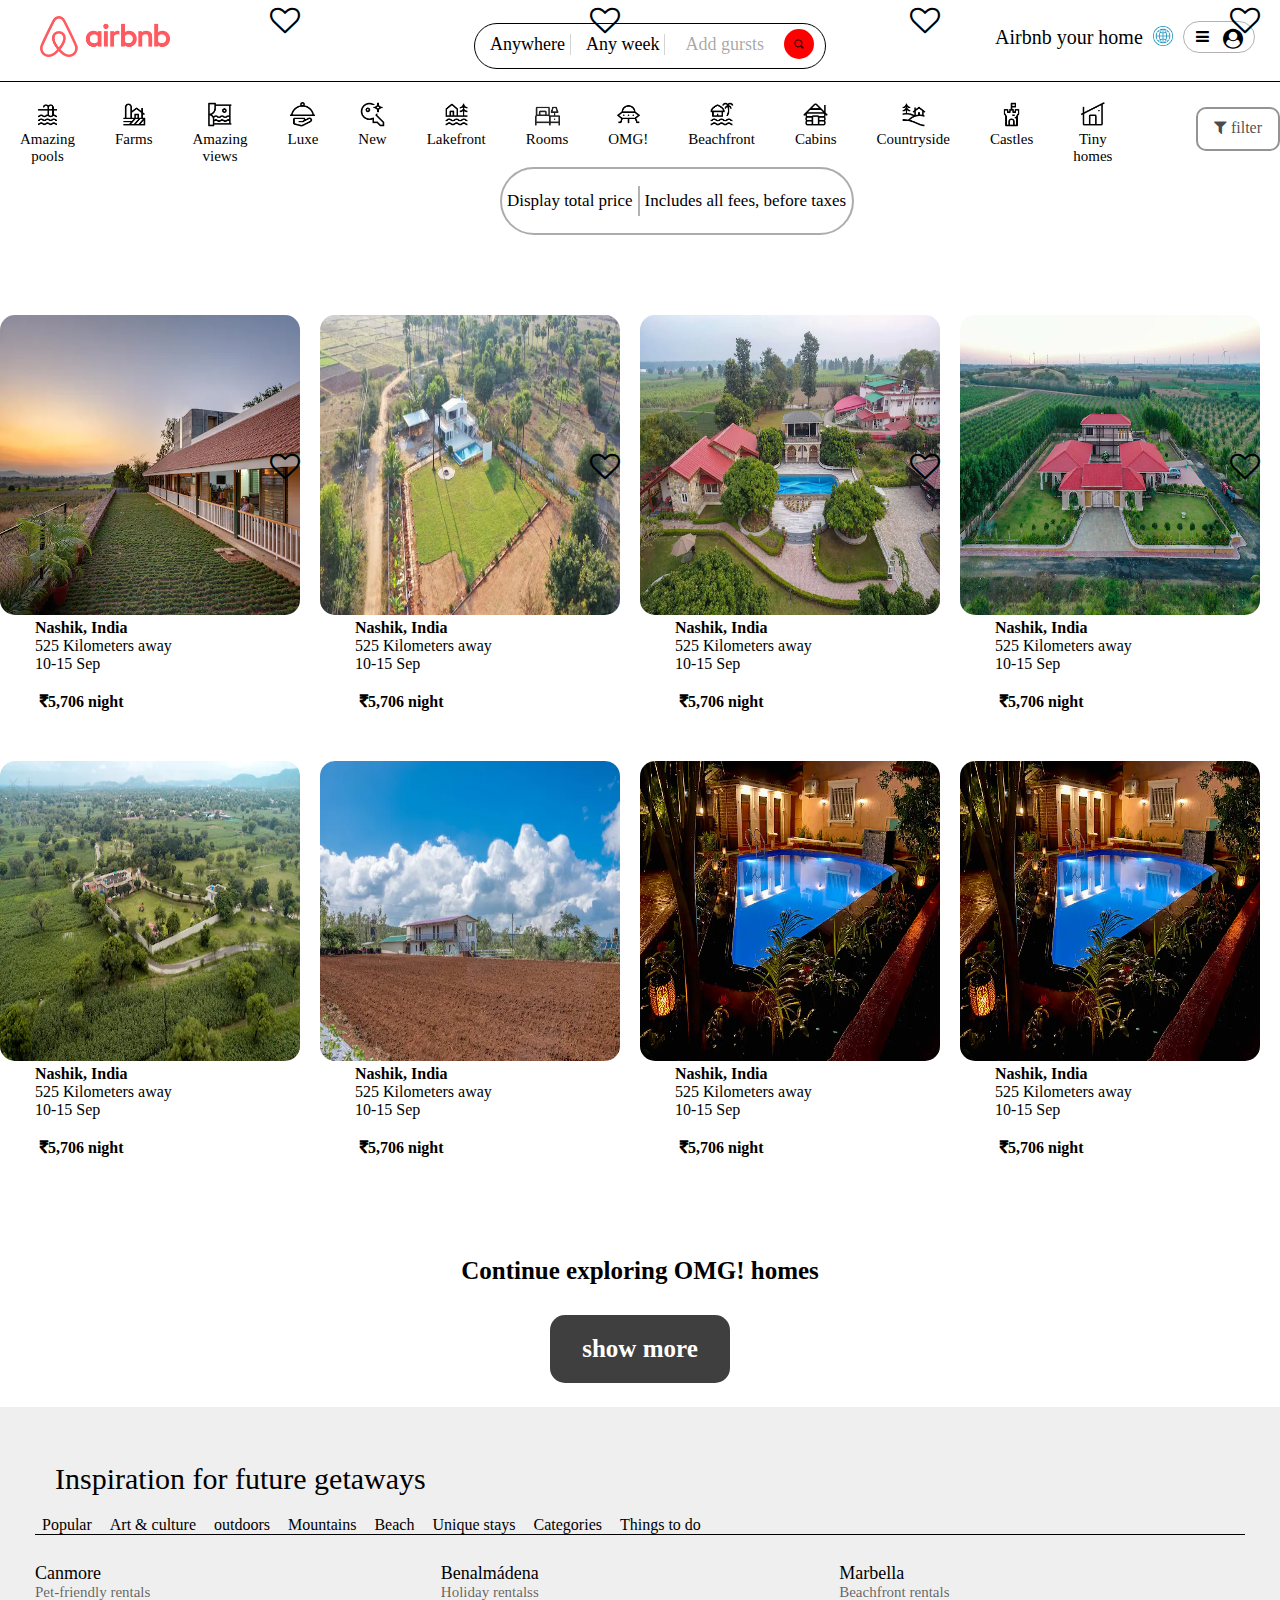
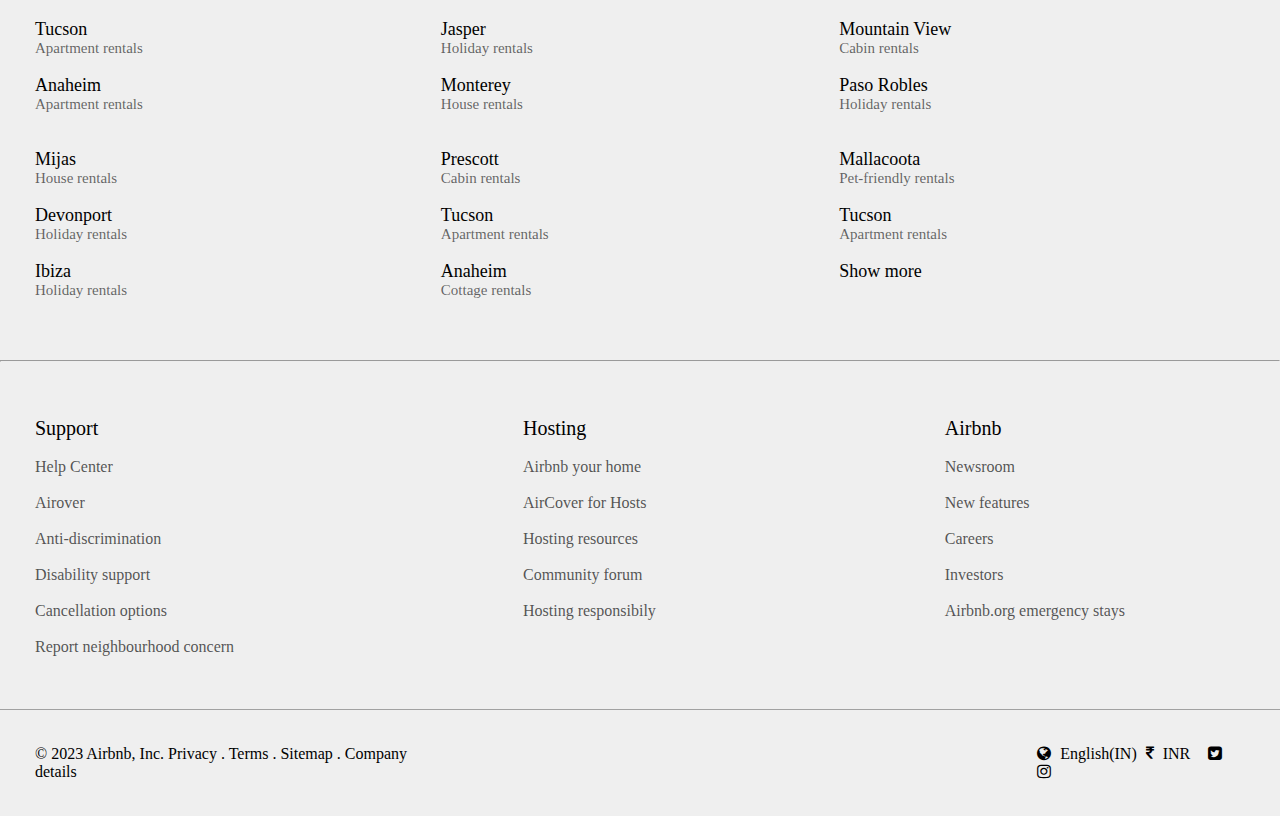
<file: index.html>
<!DOCTYPE html>
<html lang="en">

<head>
    <meta charset="UTF-8">
    <meta name="viewport" content="width=device-width, initial-scale=1.0">
    <title>airbnb.com</title>
    <link rel="stylesheet" href="airbnb.css">
    <link rel="stylesheet" href="https://cdnjs.cloudflare.com/ajax/libs/font-awesome/4.7.0/css/font-awesome.min.css">
</head>

<body class="body12">
    <div class="star">

        <ul class="bnb1">
            <li>
                <div class="bnblogo"> <a href="#"><img src="./img/Rp.png" alt=""> </a>
                </div>
            </li>
            <li>
                <a href="#" style="text-decoration: none;">
                    <div class="bnbcenter">

                        <p>Anywhere</p>
                        <p> Any week</p>
                        <p style="border: none; margin-left: 15px; color: rgba(59, 58, 58, 0.459);">Add gursts</p>
                        <div id="srchbnb">
                            <img src="./img/search-icon.png" alt="">
                        </div>
                    </div>
                </a>
            </li>

            <li>
                <a href="#" style="text-decoration: none;">
                    <div class="bnbint12">
                        <div class="bnbint">
                            <p>Airbnb your home </p>
                            <a href="#"><img src="./img/icon-web.png" alt="" width="20px"> </a>
                        </div>
                        <div class="bnbpro">
                            <a href="#"><i class="fa fa-bars" style="font-size: 15px;"></i></a>
                            <a href="#"><i class="fa fa-user-circle" style="font-size: 20px;"></i></a>
                        </div>
                    </div>
                </a>
            </li>

        </ul>

    </div>
    <div style="display: flex;   height: 85px; ">
        <div class="star1">
            <div style="text-align: center;  margin-left: 10px;">
                <a href="#" style="text-decoration:none; "> <img src="./img/1.jpg" alt="" width="25px">
                    <div style="font-size: 15px; color:black; ">Amazing pools</div>
                </a>
            </div>
            <div style="text-align: center; margin-left: 40px;">
                <a href="#" style="text-decoration:none;"> <img src="./img/2.jpg" alt="" width="25px">
                    <div style="font-size: 15px; color:black;">Farms</div>
                </a>
            </div>
            <div style="text-align: center; margin-left: 40px;">
                <a href="#" style="text-decoration:none;"> <img src="./img/3.jpg" alt="" width="25px">
                    <div style="font-size: 15px; color:black;">Amazing views</div>
                </a>
            </div>
            <div style="text-align: center; margin-left: 40px;">
                <a href="#" style="text-decoration:none;"> <img src="./img/4.jpg" alt="" width="25px">
                    <div style="font-size: 15px; color:black;">Luxe</div>
                </a>
            </div>
            <div style="text-align: center; margin-left: 40px;">
                <a href="#" style="text-decoration:none;"> <img src="./img/5.jpg" alt="" width="25px">
                    <div style="font-size: 15px; color:black;">New</div>
                </a>
            </div>
            <div style="text-align: center; margin-left: 40px;">
                <a href="#" style="text-decoration:none;"> <img src="./img/6.jpg" alt="" width="25px">
                    <div style="font-size: 15px; color:black;">Lakefront</div>
                </a>
            </div>
            <div style="text-align: center; margin-left: 40px;">
                <a href="#" style="text-decoration:none;"> <img src="./img/7.jpg" alt="" width="25px">
                    <div style="font-size: 15px; color:black;">Rooms</div>
                </a>
            </div>
            <div style="text-align: center; margin-left: 40px;">
                <a href="#" style="text-decoration:none;"> <img src="./img/8.jpg" alt="" width="25px">
                    <div style="font-size: 15px; color:black;"> OMG!</div>
                </a>
            </div>
            <div style="text-align: center; margin-left: 40px;">
                <a href="#" style="text-decoration:none;"> <img src="./img/9.jpg" alt="" width="25px">
                    <div style="font-size: 15px; color:black;">Beachfront</div>
                </a>
            </div>
            <div style="text-align: center; margin-left: 40px;">
                <a href="#" style="text-decoration:none;"> <img src="./img/10.jpg" alt="" width="25px">
                    <div style="font-size: 15px; color:black;">Cabins</div>
                </a>
            </div>
            <div style="text-align: center; margin-left: 40px;">
                <a href="#" style="text-decoration:none;"> <img src="./img/11.jpg" alt="" width="25px">
                    <div style="font-size: 15px; color:black;">Countryside</div>
                </a>
            </div>
            <div style="text-align: center; margin-left: 40px;">
                <a href="#" style="text-decoration:none;"> <img src="./img/12.jpg" alt="" width="25px">
                    <div style="font-size: 15px; color:black;">Castles</div>
                </a>
            </div>
            <div style="text-align: center; margin-left: 40px;">
                <a href="#" style="text-decoration:none;"> <img src="./img/13.jpg" alt="" width="25px">
                    <div style="font-size: 15px; color:black;">Tiny homes</div>
                </a>
            </div>
            <div style="text-align: center; margin-left: 40px;">
                <a href="#" style="text-decoration:none;"> <img src="./img/14.jpg" alt="" width="25px">
                    <div style="font-size: 15px; color:black;">Tropical</div>
                </a>
            </div>
            <div style="text-align: center; margin-left: 40px;">
                <a href="#" style="text-decoration:none;"> <img src="./img/15.jpg" alt="" width="25px">
                    <div style="font-size: 15px; color:black;">Treehouses</div>
                </a>
            </div>
            <div style="text-align: center; margin-left: 40px;">
                <a href="#" style="text-decoration:none;"> <img src="./img/16.jpg" alt="" width="25px">
                    <div style="font-size: 15px; color:black;">Trending</div>
                </a>
            </div>
            <div style="text-align: center; margin-left: 40px;">
                <a href="#" style="text-decoration:none;"> <img src="./img/17.jpg" alt="" width="25px">
                    <div style="font-size: 15px; color:black;">National parks</div>
                </a>
            </div>
            <div style="text-align: center; margin-left: 40px;">
                <a href="#" style="text-decoration:none;"> <img src="./img/18.jpg" alt="" width="25px">
                    <div style="font-size: 15px; color:black;">Degign</div>
                </a>
            </div>
            <div style="text-align: center; margin-left: 40px;">
                <a href="#" style="text-decoration:none;"> <img src="./img/19.jpg" alt="" width="25px">
                    <div style="font-size: 15px; color:black;">Camping</div>
                </a>
            </div>
            <div style="text-align: center; margin-left: 40px;">
                <a href="#" style="text-decoration:none;"> <img src="./img/20.jpg" alt="" width="25px">
                    <div style="font-size: 15px; color:black;">Historical homes</div>
                </a>
            </div>
            <div style="text-align: center; margin-left: 40px;">
                <a href="#" style="text-decoration:none;"> <img src="./img/21.jpg" alt="" width="25px">
                    <div style="font-size: 15px; color:black;">Iconic cities</div>
                </a>
            </div>
            <div style="text-align: center; margin-left: 40px;">
                <a href="#" style="text-decoration:none;"> <img src="./img/22.jpg" alt="" width="25px">
                    <div style="font-size: 15px; color:black;">Skiing</div>
                </a>
            </div>

        </div>
        <a href="#" style="text-decoration: none; color:rgba(15, 15, 15, 0.753)">
            <div class="filter">
                <div><i class="fa fa-filter"></i> filter</div>

            </div>
        </a>
    </div>
    <div class="star2">
        <div>
            <p style="border-right: 2px solid rgba(82, 81, 81, 0.445);">Display total price </p>
            <p>Includes all fees, before taxes </p>
        </div>


    </div>
    <div class="star3">

        <div>
            <input type="checkbox" id="mahi04" class="mahi23" hidden>
            <div class="division">
                <div style="border-bottom: 1px solid  rgba(83, 83, 83, 0.473);  width: 495px; margin-left: 0px"><a
                        href="airbnb1.html">X <div style="color: black;">Log in or sign up</div></a></div>
                <form action=""></form>
            </div>
            <label for="mahi04"><i id="fa" class="fa fa-heart-o"></i></label>
            <a href="lakeview.html" style="text-decoration: none; color:black"><img src="./img/home1.webp" alt="">
                <div style="font-weight: 800;">Nashik, India </div>
                <div>525 Kilometers away</div>
                <div> 10-15 Sep </div>
                <i class="fa fa-rupee" style="margin-left: 40px; margin-top:20px; font-weight: 800;">5,706 night</i>
            </a>
        </div>
        <div>
            <input type="checkbox" id="mahi04" class="mahi23" hidden>
            <div class="division"><a href="airbnb1.html">X</a></div>
            <label for="mahi04"><i id="fa" class="fa fa-heart-o"></i></label>
            <a href="lakeview.html" style="text-decoration: none; color:black"><img src="./img/home2.webp" alt="">
                <div style="font-weight: 800;">Nashik, India </div>
                <div>525 Kilometers away</div>
                <div> 10-15 Sep </div>
                <i class="fa fa-rupee" style="margin-left: 40px; margin-top:20px; font-weight: 800;">5,706 night</i>
            </a>
        </div>

        <div>
            <input type="checkbox" id="mahi04" class="mahi23" hidden>
            <div class="division"><a href="airbnb1.html">X</a></div>
            <label for="mahi04"><i id="fa" class="fa fa-heart-o"></i></label>
            <a href="lakeview.html" style="text-decoration: none; color:black"><img src="./img/home3.webp" alt="">
                <div style="font-weight: 800;">Nashik, India </div>
                <div>525 Kilometers away</div>
                <div> 10-15 Sep </div>
                <i class="fa fa-rupee" style="margin-left: 40px; margin-top:20px; font-weight: 800;">5,706 night</i>
            </a>
        </div>

        <div>
            <input type="checkbox" id="mahi04" class="mahi23" hidden>
            <div class="division"><a href="airbnb1.html">X</a></div>
            <label for="mahi04"><i id="fa" class="fa fa-heart-o"></i></label>
            <a href="lakeview.html" style="text-decoration: none; color:black"><img src="./img/home4.webp" alt="">
                <div style="font-weight: 800;">Nashik, India </div>
                <div>525 Kilometers away</div>
                <div> 10-15 Sep </div>
                <i class="fa fa-rupee" style="margin-left: 40px; margin-top:20px; font-weight: 800;">5,706 night</i>
            </a>
        </div>
        <div>
            <input type="checkbox" id="mahi04" class="mahi23" hidden>
            <div class="division"><a href="airbnb1.html">X</a></div>
            <label for="mahi04"><i id="fa" class="fa fa-heart-o"></i></label>
            <a href="lakeview.html" style="text-decoration: none; color:black"><img src="./img/home5.webp" alt="">
                <div style="font-weight: 800;">Nashik, India </div>
                <div>525 Kilometers away</div>
                <div> 10-15 Sep </div>
                <i class="fa fa-rupee" style="margin-left: 40px; margin-top:20px; font-weight: 800;">5,706 night</i>
            </a>
        </div>
        <div>
            <input type="checkbox" id="mahi04" class="mahi23" hidden>
            <div class="division"><a href="airbnb1.html">X</a></div>
            <label for="mahi04"><i id="fa" class="fa fa-heart-o"></i></label>
            <a href="lakeview.html" style="text-decoration: none; color:black"><img src="./img/home6.webp" alt="">
                <div style="font-weight: 800;">Nashik, India </div>
                <div>525 Kilometers away</div>
                <div> 10-15 Sep </div>
                <i class="fa fa-rupee" style="margin-left: 40px; margin-top:20px; font-weight: 800;">5,706 night</i>
            </a>
        </div>
        <div>
            <input type="checkbox" id="mahi04" class="mahi23" hidden>
            <div class="division"><a href="airbnb1.html">X</a></div>
            <label for="mahi04"><i id="fa" class="fa fa-heart-o"></i></label>
            <a href="lakeview.html" style="text-decoration: none; color:black"><img src="./img/home7.webp" alt="">
                <div style="font-weight: 800;">Nashik, India </div>
                <div>525 Kilometers away</div>
                <div> 10-15 Sep </div>
                <i class="fa fa-rupee" style="margin-left: 40px; margin-top:20px; font-weight: 800;">5,706 night</i>
            </a>
        </div>
        <div>
            <input type="checkbox" id="mahi04" class="mahi23" hidden>
            <div class="division"><a href="airbnb1.html">X</a></div>
            <label for="mahi04"><i id="fa" class="fa fa-heart-o"></i></label>
            <a href="lakeview.html" style="text-decoration: none; color:black"><img src="./img/home7.webp" alt="">
                <div style="font-weight: 800;">Nashik, India </div>
                <div>525 Kilometers away</div>
                <div> 10-15 Sep </div>
                <i class="fa fa-rupee" style="margin-left: 40px; margin-top:20px; font-weight: 800;">5,706 night</i>
            </a>
        </div>
    </div>
    <div class="mc21">
        <div>Continue exploring OMG! homes</div>
        <a href="#"><div>show more</div>
    </a>
    </div>
    <section class="fullfooter">
        <footer> 
            <div class="foot">
                <div class="future">Inspiration for future getaways</div>
                <div class="popular">
                    <a href="#">Popular</a>
                    <a href="#">Art & culture</a>
                    <a href="#">outdoors</a>
                    <a href="#">Mountains</a>
                    <a href="#">Beach</a>
                    <a href="#">Unique stays</a>
                    <a href="#">Categories</a>
                    <a href="#">Things to do</a>
                </div>
                <div class="grid2">
                    <div>
                        <a href="#">
                            <div style="font-size: 18px; color: black;">Canmore</div>
                            <div style="font-size: 15px; color: rgba(0, 0, 0, 0.600);">Pet-friendly rentals</div>
                        </a>
                        <a href="#">
                            <div style="font-size: 18px; color: black;">Tucson</div>
                            <div style="font-size: 15px; color: rgba(0, 0, 0, 0.600);">Apartment rentals</div>
                        </a>
                        <a href="#">
                            <div style="font-size: 18px; color: black;">Anaheim</div>
                            <div style="font-size: 15px; color: rgba(0, 0, 0, 0.600);">Apartment rentals</div>
                        </a>
                    </div>
                    <div>
                        <a href="#">
                            <div style="font-size: 18px; color: black;">Benalmádena</div>
                            <div style="font-size: 15px; color: rgba(0, 0, 0, 0.600);">Holiday rentalss</div>
                        </a>
                        <a href="#">
                            <div style="font-size: 18px; color: black;">Jasper</div>
                            <div style="font-size: 15px; color: rgba(0, 0, 0, 0.600);">Holiday rentals</div>
                        </a>
                        <a href="#">
                            <div style="font-size: 18px; color: black;">Monterey</div>
                            <div style="font-size: 15px; color: rgba(0, 0, 0, 0.600);">House rentals</div>
                        </a>
                    </div>
                    <div>
                        <a href="#">
                            <div style="font-size: 18px; color: black;">Marbella</div>
                            <div style="font-size: 15px; color: rgba(0, 0, 0, 0.600);">Beachfront rentals</div>
                        </a>
                        <a href="#">
                            <div style="font-size: 18px; color: black;">Mountain View</div>
                            <div style="font-size: 15px; color: rgba(0, 0, 0, 0.600);">Cabin rentals</div>
                        </a>
                        <a href="#">
                            <div style="font-size: 18px; color: black;">Paso Robles</div>
                            <div style="font-size: 15px; color: rgba(0, 0, 0, 0.600);">Holiday rentals</div>
                        </a>
                    </div>
                    <div>
                        <a href="#">
                            <div style="font-size: 18px; color: black;">Mijas</div>
                            <div style="font-size: 15px; color: rgba(0, 0, 0, 0.600);">House rentals</div>
                        </a>
                        <a href="#">
                            <div style="font-size: 18px; color: black;">Devonport</div>
                            <div style="font-size: 15px; color: rgba(0, 0, 0, 0.600);">Holiday rentals</div>
                        </a>
                        <a href="#">
                            <div style="font-size: 18px; color: black;">Ibiza</div>
                            <div style="font-size: 15px; color: rgba(0, 0, 0, 0.600);">Holiday rentals</div>
                        </a>
                    </div>
                    <div>
                        <a href="#">
                            <div style="font-size: 18px; color: black;">Prescott</div>
                            <div style="font-size: 15px; color: rgba(0, 0, 0, 0.600);">Cabin rentals</div>
                        </a>
                        <a href="#">
                            <div style="font-size: 18px; color: black;">Tucson</div>
                            <div style="font-size: 15px; color: rgba(0, 0, 0, 0.600);">Apartment rentals</div>
                        </a>
                        <a href="#">
                            <div style="font-size: 18px; color: black;">Anaheim</div>
                            <div style="font-size: 15px; color: rgba(0, 0, 0, 0.600);">Cottage rentals</div>
                        </a>
                    </div>
                    <div>
                        <a href="#">
                            <div style="font-size: 18px; color: black;">Mallacoota</div>
                            <div style="font-size: 15px; color: rgba(0, 0, 0, 0.600);">Pet-friendly rentals</div>
                        </a>
                        <a href="#">
                            <div style="font-size: 18px; color: black;">Tucson</div>
                            <div style="font-size: 15px; color: rgba(0, 0, 0, 0.600);">Apartment rentals</div>
                        </a>
                        <a href="#">
                            <div style="font-size: 18px; color: black;">Show more</div>
                            
                        </a>
                    </div>
    
                </div>
            </div>
            <hr>
    
            <div class="footerseclast">
                <div class="line3">
                    <div class="maintop"> Support</div>
                    <a href="#">
                        <div>Help Center</div>
                    </a>
                    <a href="#">
                        <div>Airover</div>
                    </a>
                    <a href="#">
                        <div>Anti-discrimination</div>
                    </a>
                    <a href="#">
                        <div>Disability support</div>
                    </a>
                    <a href="#">
                        <div>Cancellation options</div>
                    </a>
                    <a href="#">
                        <div>Report neighbourhood concern</div>
                    </a>
                </div>
                <div class="line3">
                    <div class="maintop"> Hosting</div>
                    <a href="#">
                        <div> Airbnb your home</div>
                    </a>
                    <a href="#">
                        <div>AirCover for Hosts</div>
                    </a>
                    <a href="#">
                        <div>Hosting resources</div>
                    </a>
                    <a href="#">
                        <div>Community forum</div>
                    </a>
                    <a href="#">
                        <div>Hosting responsibily</div>
                    </a>
    
                </div>
                <div class="line3">
                    <div class="maintop"> Airbnb</div>
                    <a href="#">
                        <div>Newsroom</div>
                    </a>
                    <a href="#">
                        <div>New features</div>
                    </a>
                    <a href="#">
                        <div>Careers</div>
                    </a>
                    <a href="#">
                        <div>Investors</div>
                    </a>
                    <a href="#">
                        <div>Airbnb.org emergency stays</div>
                    </a>
                </div>
    
            </div>
            <div class="last">
                <div class="terms">
                    <span>&copy; 2023 Airbnb, Inc.</span>
                    <a href="#">Privacy .</a>
                    <a href="#">Terms .</a>
                    <a href="#">Sitemap .</a>
                    <a href="#">Company details </a>
                </div>
                <div class="fti">
                    <a href="#"><i class="fa fa-globe"></i></a>
                    <a href="#">English(IN)</a>
                    <a href="#"><i class="fa fa-rupee"></i></a>
                    <a href="#">INR</a>
                    <a href="#"><i class="fa fa-facbook-offical"></i></a>
                    <a href="#"><i class="fa fa-twitter-square"></i></a>
                    <a href="#"><i class="fa fa-instagram"></i></a>
                </div>
            </div>
        </footer>
    </section>
</body>

</html>
</file>
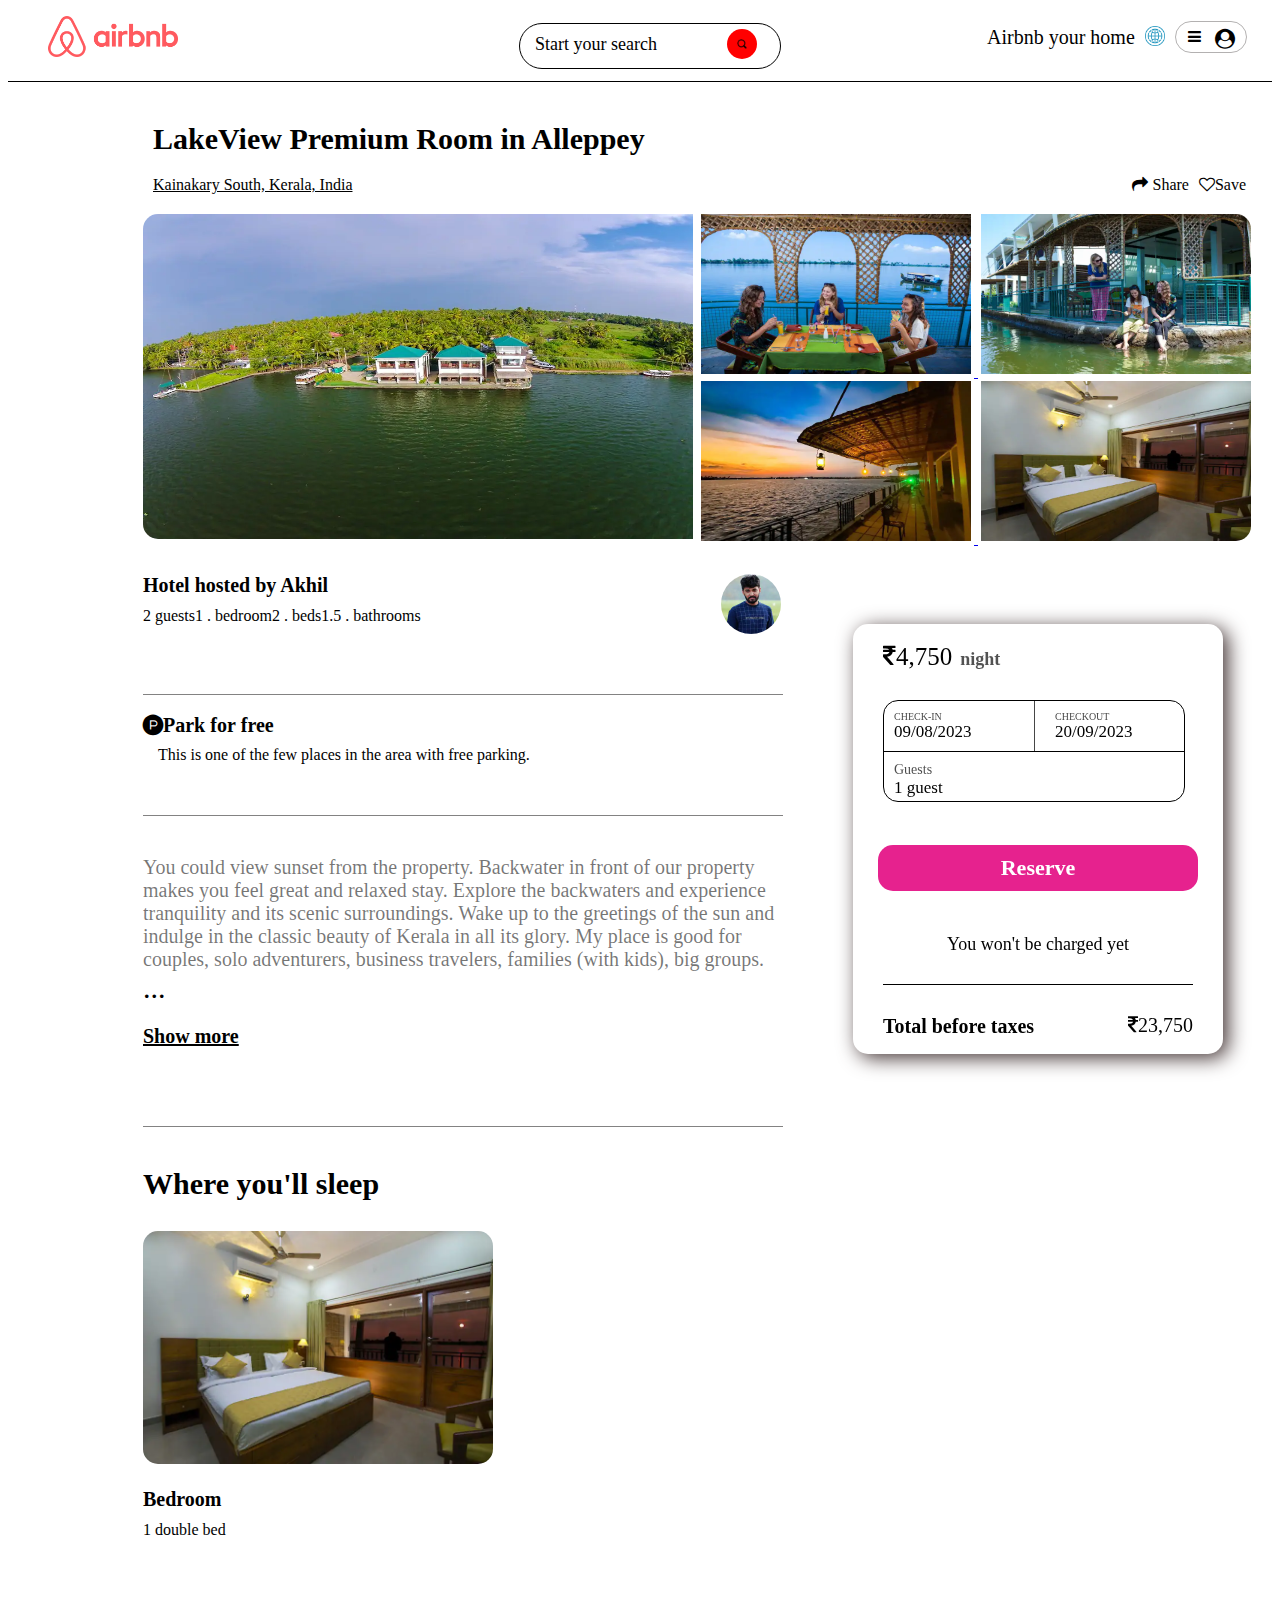
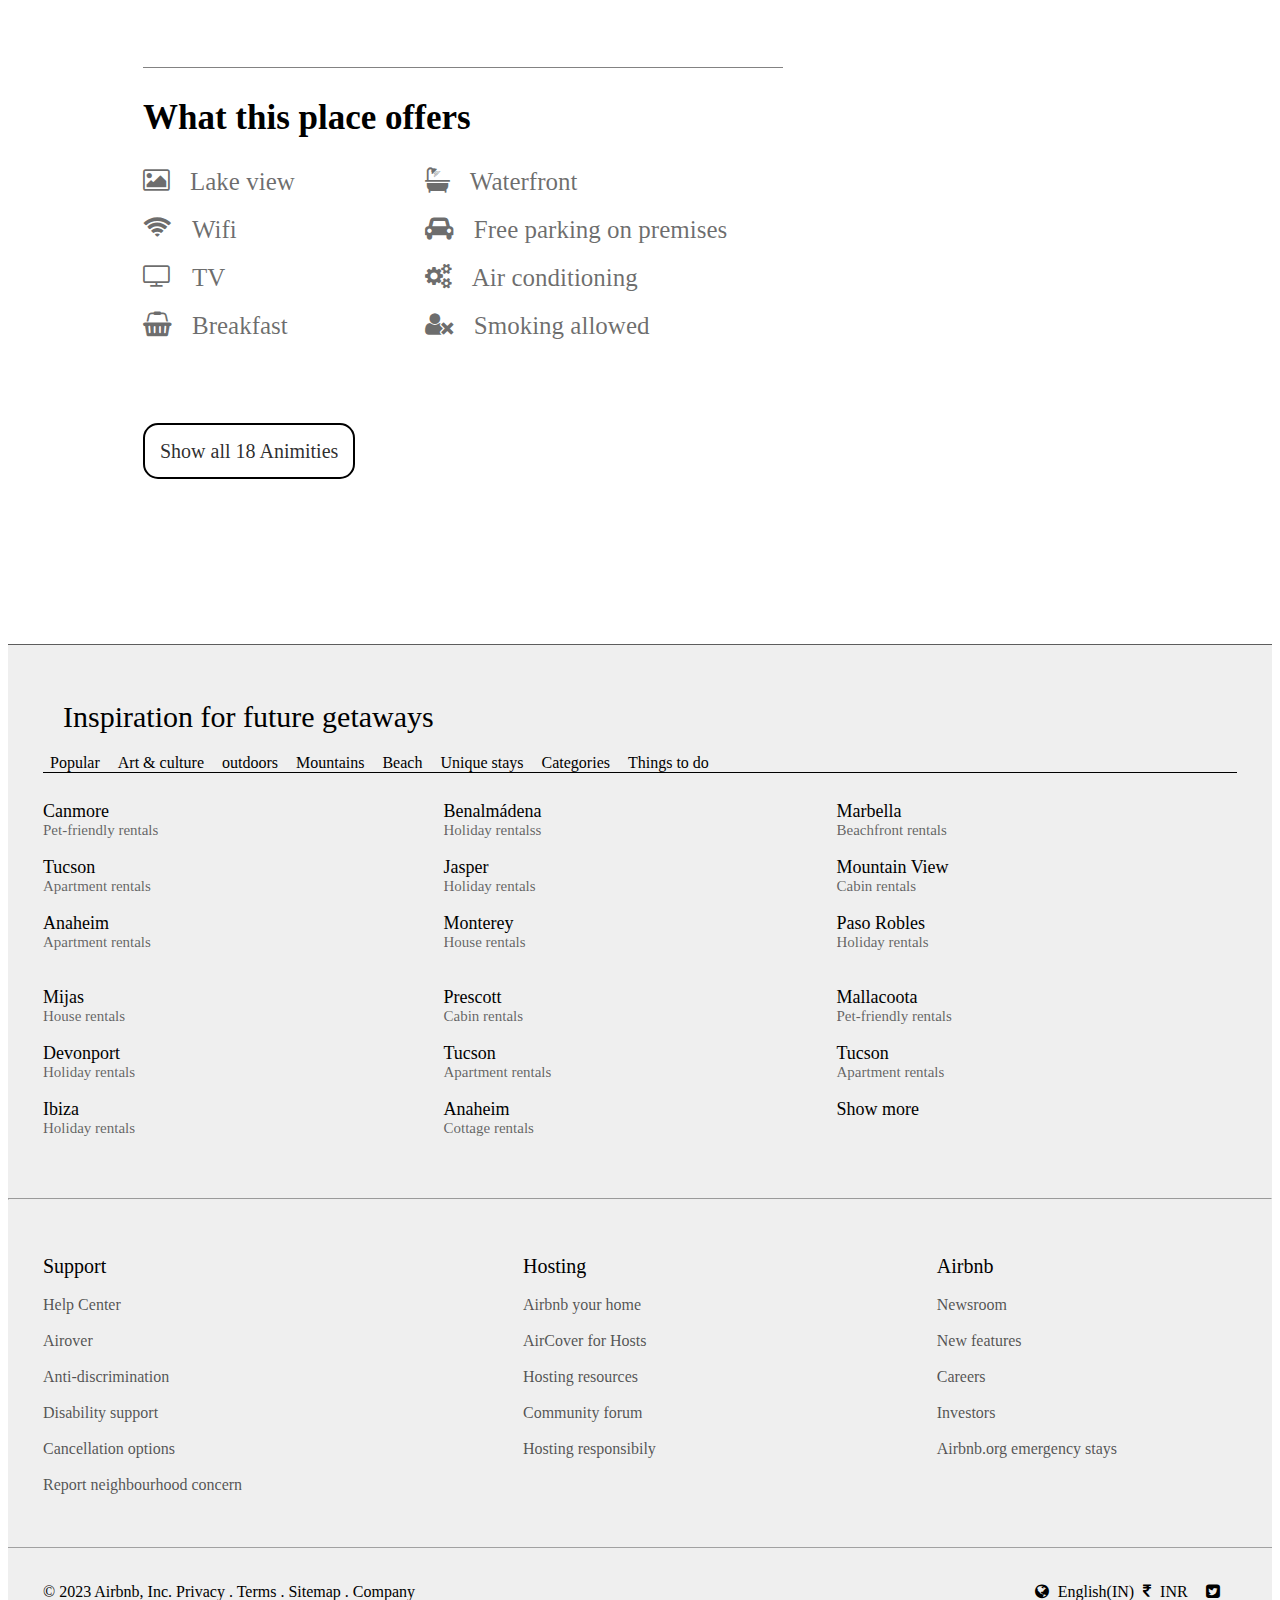
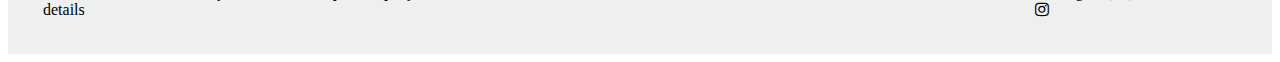
<file: lakeview.html>
<!DOCTYPE html>
<html lang="en">

<head>
    <meta charset="UTF-8">
    <meta name="viewport" content="width=device-width, initial-scale=1.0">
    <title>Lakeviwe</title>
    <link rel="stylesheet" href="lakeviwe.css">
    <link rel="stylesheet" href="https://cdnjs.cloudflare.com/ajax/libs/font-awesome/4.7.0/css/font-awesome.min.css">
</head>

<body>
    <div class="star">

        <ul class="bnb1">
            <li>
                <div class="bnblogo"> <a href="#"><img src="./img/Rp.png" alt=""> </a>
                </div>
            </li>
            <li>
                <a href="#" style="text-decoration: none;">
                    <div class="bnbcenter">

                        <p>Start your search</p>
                        <div id="srchbnb">
                            <img src="./img/search-icon.png" alt="">
                        </div>
                    </div>
                </a>
            </li>

            <li>
                <a href="#" style="text-decoration: none;">
                    <div class="bnbint12">
                        <div class="bnbint">
                            <p>Airbnb your home </p>
                            <a href="#"><img src="./img/icon-web.png" alt="" width="20px"> </a>
                        </div>
                        <div class="bnbpro">
                            <a href="#"><i class="fa fa-bars" style="font-size: 15px;"></i></a>
                            <a href="#"><i class="fa fa-user-circle" style="font-size: 20px;"></i></a>
                        </div>
                    </div>
                </a>
            </li>

        </ul>

    </div>
    <div style="font-size: 30px; margin-left: 145px; margin-top: 40px; font-weight:800">
        LakeView Premium Room in Alleppey
    </div>
    <div style="margin-top: 20px; display:flex">
        <a href="#" style="margin-left: 145px; color:black">Kainakary South, Kerala, India</a>
        <div style="display: flex; padding-left:780px;">
            <i class="fa fa-share" aria-hidden="true"> Share</i>
            <i class="fa fa-heart-o" aria-hidden="true" style="margin-left: 10px;">Save</i>
        </div>
    </div>
    <div class="star99">

        <div class="starchild1">
            <a href="#"> <img src="./img/lakeview1.webp" alt=""> </a>
        </div>
        <div class="starchild2">
            <a href="#">
                <img src="./img/lakeview2.webp" alt="">
                <img src="./img/lakeview3.webp" alt="" style="border-top-right-radius: 15px;">
                <img src="./img/lakeview4.webp" alt="">
                <img src="./img/lakeview5.webp" alt="" style="border-bottom-right-radius: 15px;">
            </a>
        </div>
    </div>
    <div style="display: flex; border-bottom:1px solid rgba(0, 0, 0, 0.637); height:1700px; ">
    <div class="star11">
        <div>
            <div class="star01">
                <div>
                    <div style="font-size: 20px;  font-weight: 800;">Hotel hosted by Akhil</div>
                    <div style="margin-top: 10px;">2 guests1 . bedroom2 . beds1.5 . bathrooms </div>
                </div>
                <div>
                    <a href="#"> <img src="./img/humanlogo1.webp" alt=""></a>
                </div>
            </div>
            <div class="star77">
                <i class="fa fa-product-hunt" aria-hidden="true" style="font-size: 20px; font-weight: 800; ">Park for
                    free</i>
                <div style="margin-left: 15px; margin-top:10px">This is one of the few places in the area with free
                    parking.</div>
            </div>
            <div style="margin-top: 40px;  border-bottom: 1px solid rgba(19, 18, 18, 0.527);  height: 270px;">
                <div style="font-size: 20px; color:rgba(10, 10, 10, 0.562) ">You could view sunset from the property.
                    Backwater in front of our property makes you feel great
                    and relaxed stay. Explore the backwaters and experience tranquility and its scenic surroundings.
                    Wake up to the greetings of the sun and indulge in the classic beauty of Kerala in all its glory. My
                    place is good for couples, solo adventurers, business travelers, families (with kids), big groups.
                </div>
                <div style=" font-size:30px">...</div>
                <div style="margin-top:20px; font-size:20px; font-weight: 800;"><a href="#" style="color:black"" >Show more</a></div>
            </div>
            <div style=" margin-top: 40px; border-bottom: 1px solid rgba(19, 18, 18, 0.527); height: 500px; ">
                <div style=" font-size: 30px; font-weight: 800;">Where you'll sleep</div>
                <div id="pankajroom"><img src="./img/pankajroom.webp" alt="" width="350px"></div>
                <div style="margin-top: 20px;  font-weight: 800; font-size: 20px;">Bedroom</div>
                <div style="margin-top: 10px;">1 double bed</div>
            </div>
            <div style="margin-top: 30px;">
                <div style="font-size: 35px; font-weight: 800;">What this place offers</div>
                <div style="display: flex">
                    <div style="margin-top:30px; font-size: 25px; color:rgba(10, 10, 10, 0.603) ">
                        <div style="display: flex;">
                            <i class="fa fa-picture-o" aria-hidden="true"></i>
                            <span style="margin-left: 20px;">Lake view</span>
                        </div>
                        <div style="display: flex; margin-top: 20px;">
                            <i class="fa fa-wifi" aria-hidden="true"></i>
                            <div style="margin-left: 20px;">Wifi </div>
                        </div>
                        <div style="display: flex;  margin-top: 20px;">
                            <i class="fa fa-television" aria-hidden="true"></i>
                            <span style="margin-left: 20px;">TV</span>
                        </div>
                        <div style="display: flex;  margin-top: 20px;">
                            <i class="fa fa-shopping-basket" aria-hidden="true"></i>
                            <span style="margin-left: 20px;">Breakfast</span>
                        </div>
                    </div>

                    <div style="margin-left: 130px; margin-top:30px ; font-size: 25px; color:rgba(10, 10, 10, 0.603);">
                        <div style="display: flex;">
                            <i class="fa fa-bath" aria-hidden="true"></i>
                            <span style="margin-left: 20px;">Waterfront</span>
                        </div>
                        <div style="display: flex;  margin-top: 20px;">
                            <i class="fa fa-car" aria-hidden="true"></i>
                            <span style="margin-left: 20px;">Free parking on premises</span>
                        </div>
                        <div style="display: flex;  margin-top: 20px;">
                            <i class="fa fa-cogs" aria-hidden="true"></i>
                            <span style="margin-left: 20px;">Air conditioning</span>
                        </div>
                        <div style="display: flex;  margin-top: 20px;">
                            <i class="fa fa-user-times" aria-hidden="true"></i>
                            <span style="margin-left: 20px;">Smoking allowed</span>
                        </div>
                    </div>
                </div>
            </div>
            <div style=" margin-top: 100px ; ">
                <a href="#"
                    style="text-decoration: none; font-size: 20px; margin-top:10px; color:rgba(0, 0, 0, 0.836); border: 2px solid black; padding:15px; width:180px; height:30px;  border-radius: 15px;">Show
                    all 18 Animities</a>
            </div>
        </div>
    </div>
        <div class="star88">
              <div id="rupee">
                <i class="fa fa-rupee">4,750 </i>
                <div>night</div>
              </div>
              <div class="num23">
                <div class="number">
                    <div style="margin-left: 10px; border-right:1px solid rgba(0, 0, 0, 0.726); height: 40px; width: 140px; padding-top:10px">
                    <div style="font-size: 10px; color:rgba(0, 0, 0, 0.74)">CHECK-IN</div>
                    <div style="font-size: 17px; ">09/08/2023</div>
                </div>
                <div style="margin-left: 20px; margin-top:10px">
                    <div style="font-size: 10px; color:rgba(0, 0, 0, 0.74)">CHECKOUT</div>
                    <div style="font-size: 17px; ">20/09/2023</div>
                </div>
                </div>
                <div class="guest">
                    <div style="font-size: 14px; color:rgba(0, 0, 0, 0.705)" >Guests</div>
                    <div style="font-size: 17px;">1 guest</div>
                </div> 
              </div>
              <div class="rsdiv">
                <a class="rs" href="form.html">
                    <div>
                        Reserve
                    </div>
                </a>
              </div>
              <div class="won">You won't be charged yet</div>
              <div class="taxes">
                <div> Total before taxes</div>
                <i class="fa fa-rupee">23,750</i>
              </div>
        </div>

   
</div>

<section class="fullfooter">
    <footer> 
        <div class="foot">
            <div class="future">Inspiration for future getaways</div>
            <div class="popular">
                <a href="#">Popular</a>
                <a href="#">Art & culture</a>
                <a href="#">outdoors</a>
                <a href="#">Mountains</a>
                <a href="#">Beach</a>
                <a href="#">Unique stays</a>
                <a href="#">Categories</a>
                <a href="#">Things to do</a>
            </div>
            <div class="grid2">
                <div>
                    <a href="#">
                        <div style="font-size: 18px; color: black;">Canmore</div>
                        <div style="font-size: 15px; color: rgba(0, 0, 0, 0.600);">Pet-friendly rentals</div>
                    </a>
                    <a href="#">
                        <div style="font-size: 18px; color: black;">Tucson</div>
                        <div style="font-size: 15px; color: rgba(0, 0, 0, 0.600);">Apartment rentals</div>
                    </a>
                    <a href="#">
                        <div style="font-size: 18px; color: black;">Anaheim</div>
                        <div style="font-size: 15px; color: rgba(0, 0, 0, 0.600);">Apartment rentals</div>
                    </a>
                </div>
                <div>
                    <a href="#">
                        <div style="font-size: 18px; color: black;">Benalmádena</div>
                        <div style="font-size: 15px; color: rgba(0, 0, 0, 0.600);">Holiday rentalss</div>
                    </a>
                    <a href="#">
                        <div style="font-size: 18px; color: black;">Jasper</div>
                        <div style="font-size: 15px; color: rgba(0, 0, 0, 0.600);">Holiday rentals</div>
                    </a>
                    <a href="#">
                        <div style="font-size: 18px; color: black;">Monterey</div>
                        <div style="font-size: 15px; color: rgba(0, 0, 0, 0.600);">House rentals</div>
                    </a>
                </div>
                <div>
                    <a href="#">
                        <div style="font-size: 18px; color: black;">Marbella</div>
                        <div style="font-size: 15px; color: rgba(0, 0, 0, 0.600);">Beachfront rentals</div>
                    </a>
                    <a href="#">
                        <div style="font-size: 18px; color: black;">Mountain View</div>
                        <div style="font-size: 15px; color: rgba(0, 0, 0, 0.600);">Cabin rentals</div>
                    </a>
                    <a href="#">
                        <div style="font-size: 18px; color: black;">Paso Robles</div>
                        <div style="font-size: 15px; color: rgba(0, 0, 0, 0.600);">Holiday rentals</div>
                    </a>
                </div>
                <div>
                    <a href="#">
                        <div style="font-size: 18px; color: black;">Mijas</div>
                        <div style="font-size: 15px; color: rgba(0, 0, 0, 0.600);">House rentals</div>
                    </a>
                    <a href="#">
                        <div style="font-size: 18px; color: black;">Devonport</div>
                        <div style="font-size: 15px; color: rgba(0, 0, 0, 0.600);">Holiday rentals</div>
                    </a>
                    <a href="#">
                        <div style="font-size: 18px; color: black;">Ibiza</div>
                        <div style="font-size: 15px; color: rgba(0, 0, 0, 0.600);">Holiday rentals</div>
                    </a>
                </div>
                <div>
                    <a href="#">
                        <div style="font-size: 18px; color: black;">Prescott</div>
                        <div style="font-size: 15px; color: rgba(0, 0, 0, 0.600);">Cabin rentals</div>
                    </a>
                    <a href="#">
                        <div style="font-size: 18px; color: black;">Tucson</div>
                        <div style="font-size: 15px; color: rgba(0, 0, 0, 0.600);">Apartment rentals</div>
                    </a>
                    <a href="#">
                        <div style="font-size: 18px; color: black;">Anaheim</div>
                        <div style="font-size: 15px; color: rgba(0, 0, 0, 0.600);">Cottage rentals</div>
                    </a>
                </div>
                <div>
                    <a href="#">
                        <div style="font-size: 18px; color: black;">Mallacoota</div>
                        <div style="font-size: 15px; color: rgba(0, 0, 0, 0.600);">Pet-friendly rentals</div>
                    </a>
                    <a href="#">
                        <div style="font-size: 18px; color: black;">Tucson</div>
                        <div style="font-size: 15px; color: rgba(0, 0, 0, 0.600);">Apartment rentals</div>
                    </a>
                    <a href="#">
                        <div style="font-size: 18px; color: black;">Show more</div>
                        
                    </a>
                </div>

            </div>
        </div>
        <hr>

        <div class="footerseclast">
            <div class="line3">
                <div class="maintop"> Support</div>
                <a href="#">
                    <div>Help Center</div>
                </a>
                <a href="#">
                    <div>Airover</div>
                </a>
                <a href="#">
                    <div>Anti-discrimination</div>
                </a>
                <a href="#">
                    <div>Disability support</div>
                </a>
                <a href="#">
                    <div>Cancellation options</div>
                </a>
                <a href="#">
                    <div>Report neighbourhood concern</div>
                </a>
            </div>
            <div class="line3">
                <div class="maintop"> Hosting</div>
                <a href="#">
                    <div> Airbnb your home</div>
                </a>
                <a href="#">
                    <div>AirCover for Hosts</div>
                </a>
                <a href="#">
                    <div>Hosting resources</div>
                </a>
                <a href="#">
                    <div>Community forum</div>
                </a>
                <a href="#">
                    <div>Hosting responsibily</div>
                </a>

            </div>
            <div class="line3">
                <div class="maintop"> Airbnb</div>
                <a href="#">
                    <div>Newsroom</div>
                </a>
                <a href="#">
                    <div>New features</div>
                </a>
                <a href="#">
                    <div>Careers</div>
                </a>
                <a href="#">
                    <div>Investors</div>
                </a>
                <a href="#">
                    <div>Airbnb.org emergency stays</div>
                </a>
            </div>

        </div>
        <div class="last">
            <div class="terms">
                <span>&copy; 2023 Airbnb, Inc.</span>
                <a href="#">Privacy .</a>
                <a href="#">Terms .</a>
                <a href="#">Sitemap .</a>
                <a href="#">Company details </a>
            </div>
            <div class="fti">
                <a href="#"><i class="fa fa-globe"></i></a>
                <a href="#">English(IN)</a>
                <a href="#"><i class="fa fa-rupee"></i></a>
                <a href="#">INR</a>
                <a href="#"><i class="fa fa-facbook-offical"></i></a>
                <a href="#"><i class="fa fa-twitter-square"></i></a>
                <a href="#"><i class="fa fa-instagram"></i></a>
            </div>
        </div>
    </footer>
</section>
</body>

</html>
</file>
<file: airbnb.css>
.body12{
    margin: 0px;
    padding: 0px;
}
.star{
 border-bottom: 1px solid black;
  height: 65px;
}

.bnb1 {
    display: flex;
    justify-content: space-between;
    list-style: none;
}

.bnblogo {
    width: 180px;
    height: 50px;
}

.bnblogo img {
    width: 130px;
}

.bnbcenter {
    display: flex;
    border: 1px solid black;
    width: 340px;
    margin: 10px;
    /* height: 40px; */
    border-radius: 75px;
   margin-top: 7px;
   margin-left: 100px;
   padding: 5px;
}

.bnbcenter p {
    color: black;
    /* margin-left: 20px; */
    border-right: 1px solid rgba(128, 125, 125, 0.329);
    /* padding: 10px; */
    padding-right: 5px;
    margin: 5px 5px 8px 10px ;
    font-size: 18px;
}

#srchbnb img {
    width: 30px;
    margin-left: 10px;
    border-radius: 50%;
    background-color: red;
    color: white;
    text-decoration: none;

}
.bnbint12{
    display: flex;
    /* margin-right: 30px; */
    margin: 5px 5px 4px 5px;
    margin-top: 0px;
    width: 280px;
    height: 50px;
     /* margin-top: 5px; */
} 

.bnbint {
    display: flex;
   
}
.bnbint p{
    color: black;
    font-size: 20px;
    margin-top: 10px;
}
.bnbint img{
    margin-top: 10px;
    margin-left: 10px;

}

.bnbpro{
    display: flex;
    border: 1px solid rgba(126, 122, 122, 0.589);
    border-radius: 75px;
    width: 70px;
    height: 30px;
    margin-left: 10px;
    margin-top: 5px;
}
.bnbpro i{
    margin-top: 5px;
    margin-left: 10px;
    padding: 2px;
    color: black;
}
.star1{
   
    display: flex;
    width: 1150px;
    height: 80px;
    overflow: scroll;
    padding-left: 10px;
    padding-top: 20px;
    text-decoration: underline none;
}
.star1::-webkit-scrollbar{
    display: none;
}
.filter{
    border: 2px solid rgba(88, 86, 86, 0.637);
    border-radius: 10px;
    margin-left: 50px;
    margin-top: 25px;
    width: 80px;
    height: 30px;
    text-align: center;
    padding-top: 10px;
}
.star2{
    display: flex;
    border: 2px solid rgba(66, 65, 65, 0.438);
    border-radius: 75px;
    width: 350px;
    margin-left: 500px;
}
.star2 div{
    display: flex;
}
.star2 div p{
    padding: 5px;
    font-size: 17px;
}
.star3{
    display: grid;
    grid-template-columns: auto auto auto auto;
    justify-content: space-between ;
     padding-top: 10px;
    /* padding-left: px; */
    margin-top: 20px;
}
.star3 div img{
    width: 300px;
    height: 300px;
    border-radius: 15px;
     margin-top: 20px;
    /* margin-left: 1px; */ 
}
#fa{
    font-size: 30px;
    position: relative;
    top: -260px;
    left: 270px;
    color: black;
}
#fa:hover{
    cursor: pointer;
}
.star3 div div{
    margin-left: 35px;
}
.division{
    width: 500px;
    height: 500px;
    background-color: white;
    position: absolute;
    top: 100px;
    left: 400px;
    display: none;
    z-index: 1000;
}
.division a{
    display: flex;
    text-decoration: none;
    color:black;
    font-weight: 800;
    margin-top: 20px;
    margin-left: 30px;
    margin-bottom: 20px;
    font-size: 20px;
 
   
}
.division a div{
    margin-left: 150px;
    font-size: 20px;
    
}
.mahi23{
    margin-left: 250px;
    margin-top: 50px;
}
#mahi04:checked~.division{
    display: block;
}
.mc21{
    text-align: center;
   margin-top: 100px;
    height: 150px;
}
.mc21 div{
    font-size: 25px;
    font-weight: 800;
}
.mc21 a{
    font-size: 25px;
    text-decoration: none;


}
.mc21 a div{
    background-color: rgba(0, 0, 0, 0.753);
    border-radius: 15px;

    margin-top: 30px;
    color: white;
    margin-left: 550px;
    margin-right: 550px;
    padding: 20px;
}
.fullfooter{
    background-color: rgba(0, 0, 0, 0.063);
}
.foot{
    padding: 35px;
    
}
.future{
    font-size: 30px;
    margin: 20px;
}

.popular a{
    text-decoration: none;
    color: black;
    padding: 7px;
}

.grid2{
    padding-top: 10px;
    border-top: 1px solid black;
    display: grid;
    grid-template-columns: auto auto auto;
}
.grid2 div a{
    text-decoration: none;
    padding: 5px;
}

.footerseclast{
    margin-top: 20px ;
    padding: 35px;
    display: flex;
    justify-content: space-between;
}
.line3{
    padding-right: 120px;
}
.line3 a{
    padding: 5px ;
    margin: 0px;
    text-decoration: none;
    color: rgba(0, 0, 0, 0.665);
}
.maintop{
    font-size: 20px ;
}
.last{
    display: flex;
    border-top: 1px solid rgba(0, 0, 0, 0.325);
    padding: 35px;
}
.terms a{
text-decoration: none;
color: black;
}
.fti{
    margin-left: 580px;
}
.fti a{
    text-decoration: none;
    color: black;
    margin-left: 5px;
}
</file>
<file: lakeviwe.css>
.body12{
    margin: 0px;
    padding: 0px;
}
.star{
 border-bottom: 1px solid black;
  height: 65px;
}

.bnb1 {
    display: flex;
    justify-content: space-between;
    list-style: none;
}

.bnblogo {
    width: 180px;
    height: 50px;
}

.bnblogo img {
    width: 130px;
}

.bnbcenter {
    display: flex;
    border: 1px solid black;
    width: 250px;
    margin: 10px;
    /* height: 40px; */
    border-radius: 75px;
   margin-top: 7px;
   margin-left: 100px;
   padding: 5px;
}

.bnbcenter p {
    color: black;
    /* margin-left: 20px; */
    /* border-right: 1px solid rgba(128, 125, 125, 0.329); */
    /* padding: 10px; */
    padding-right: 5px;
    margin: 5px 5px 8px 10px ;
    font-size: 18px;
}

#srchbnb img {
    width: 30px;
    margin-left: 60px;
    border-radius: 50%;
    background-color: red;
    color: white;
    text-decoration: none;

}
.bnbint12{
    display: flex;
    /* margin-right: 30px; */
    margin: 5px 5px 4px 5px;
    margin-top: 0px;
    width: 280px;
    height: 50px;
     /* margin-top: 5px; */
} 

.bnbint {
    display: flex;
   
}
.bnbint p{
    color: black;
    font-size: 20px;
    margin-top: 10px;
}
.bnbint img{
    margin-top: 10px;
    margin-left: 10px;

}
.bnbpro{
    display: flex;
    border: 1px solid rgba(126, 122, 122, 0.589);
    border-radius: 75px;
    width: 70px;
    height: 30px;
    margin-left: 10px;
    margin-top: 5px;
}
.bnbpro i{
    margin-top: 5px;
    margin-left: 10px;
    padding: 2px;
    color: black;
}
.star99{
    display: flex;
    justify-content: space-between;
    padding-top: 20px;
    padding-left: 100px;
    width: 1150px;
 
}
.starchild1{
   
    height: 325px;
    width: 550px;
    
   
}
.starchild1 img{
     height: 100%;
     width: 100%;
     margin-left: 35px;
     border-top-left-radius: 15px;
     border-bottom-left-radius: 15px;
}

.starchild2{
    display: grid;
    grid-template-columns: auto auto;
    height: 330px;
    width: 560px;
    margin: 0px;
    padding: 0px;
   

}
.starchild2 img{
    
    height: 160px;
     width: 270px;
     margin: 3px;
     margin-top: 0px;

    
}

.star11{
    /* display: flex; */
    /* border: 2px solid black; */
    width: 640px;
    height: 1600px;
    margin-left: 135px;
    margin-top: 30px;
}
.star01{
    display: flex;
    border-bottom: 1px solid rgba(19, 18, 18, 0.527);
    height: 120px;
}
.star01 div a img{
    width: 60px;
    border-radius: 50%;
    margin-left:  300px;
}
.star77{
    margin-top: 20px;
    border-bottom: 1px solid rgba(19, 18, 18, 0.527);
    height: 100px;
}
#pankajroom{
    margin-top: 30px;
}
#pankajroom img{
    border-radius: 15px;
}
.star88{
    position: sticky;
    top: 10px;
    height: 430px;
    width: 370px;
    margin-left: 70px;
    margin-top: 80px;
    border-radius: 15px;
    box-shadow: 5px 4px 20px rgb(68, 53, 53);
}
#rupee{
    display: flex;
    font-size: 25px;
    margin-left: 30px;
    margin-top: 20px;
    font-weight: 800;
    
}
#rupee div{
    font-size: 18px;
    margin-left: 8px;
    margin-top: 5px;
    color: rgba(0, 0, 0, 0.678);
}
.num23{
    border: 1px solid black;
    width: 300px;
    height: 100px;
    margin-left: 30px;
    margin-top: 30px;
    border-radius: 15px;
}
.number{
    display: flex;
    border-bottom: 1px solid black;
    height: 50px;
    width: 300px;
}
 .guest{
    margin-top: 10px;
    margin-left: 10px;
 }
 .rsdiv{
    margin: 25px;
 }

 .rs{
    margin: 10px;
    text-decoration: none;
    color: white;
    font-weight: 800;
 }
 .rs div{
    text-align: center;
    background-color: rgba(228, 14, 132, 0.918);
    border-radius: 15px; 
    padding: 10px;
    font-size: 22px; 
 }
 .won{
    text-align: center;
    font-size: 18px;
    border-bottom: 1px solid black ;
    height: 50px;
    width: 310px;
    margin-left: 30px;

 }
 .taxes{
    display: flex;
    justify-content: space-between;
    margin: 30px;
    font-size: 20px;
    font-weight: 800;
 }
 .fullfooter{
    background-color: rgba(0, 0, 0, 0.063);
}
.foot{
    padding: 35px;
    
}
.future{
    font-size: 30px;
    margin: 20px;
}

.popular a{
    text-decoration: none;
    color: black;
    padding: 7px;
}

.grid2{
    padding-top: 10px;
    border-top: 1px solid black;
    display: grid;
    grid-template-columns: auto auto auto;
}
.grid2 div a{
    text-decoration: none;
    padding: 5px;
}

.footerseclast{
    margin-top: 20px ;
    padding: 35px;
    display: flex;
    justify-content: space-between;
}
.line3{
    padding-right: 120px;
}
.line3 a{
    padding: 5px ;
    margin: 0px;
    text-decoration: none;
    color: rgba(0, 0, 0, 0.665);
}
.maintop{
    font-size: 20px ;
}
.last{
    display: flex;
    border-top: 1px solid rgba(0, 0, 0, 0.325);
    padding: 35px;
}
.terms a{
text-decoration: none;
color: black;
}
.fti{
    margin-left: 580px;
}
.fti a{
    text-decoration: none;
    color: black;
    margin-left: 5px;
}
</file>
